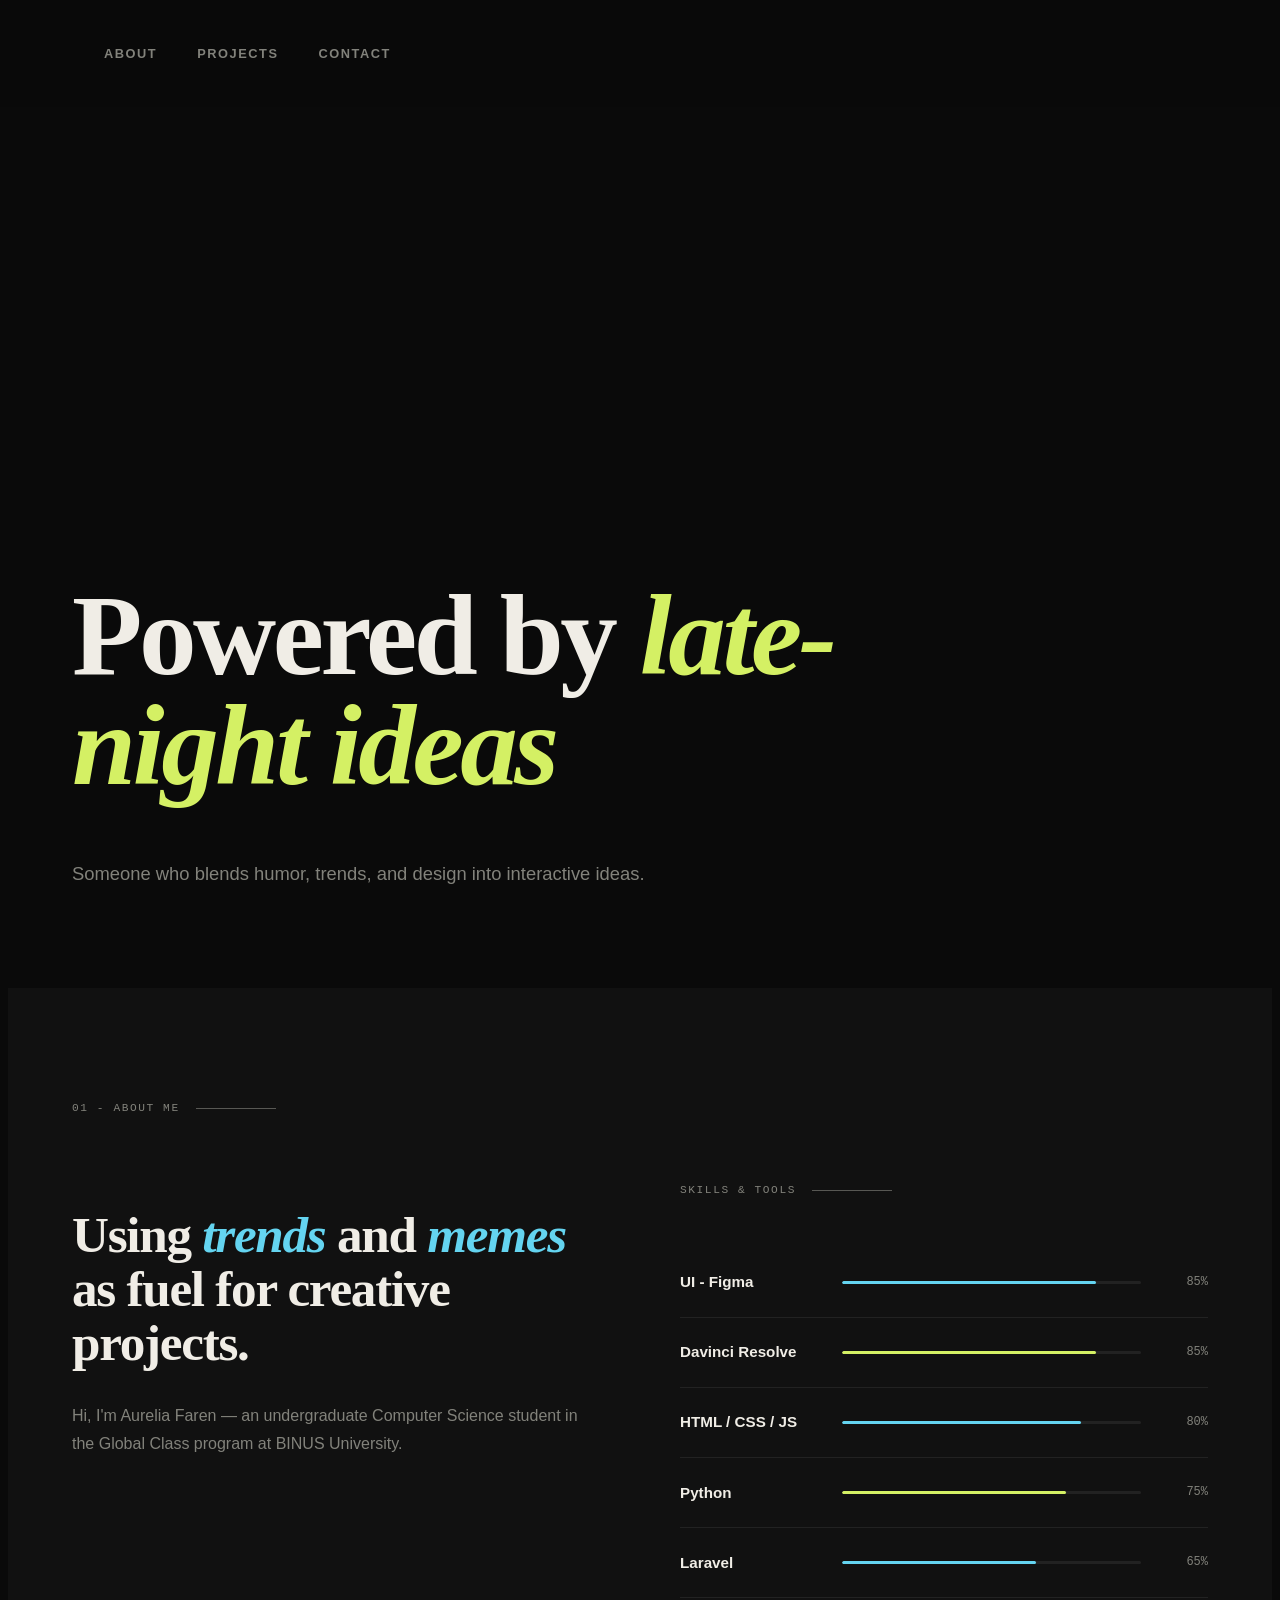
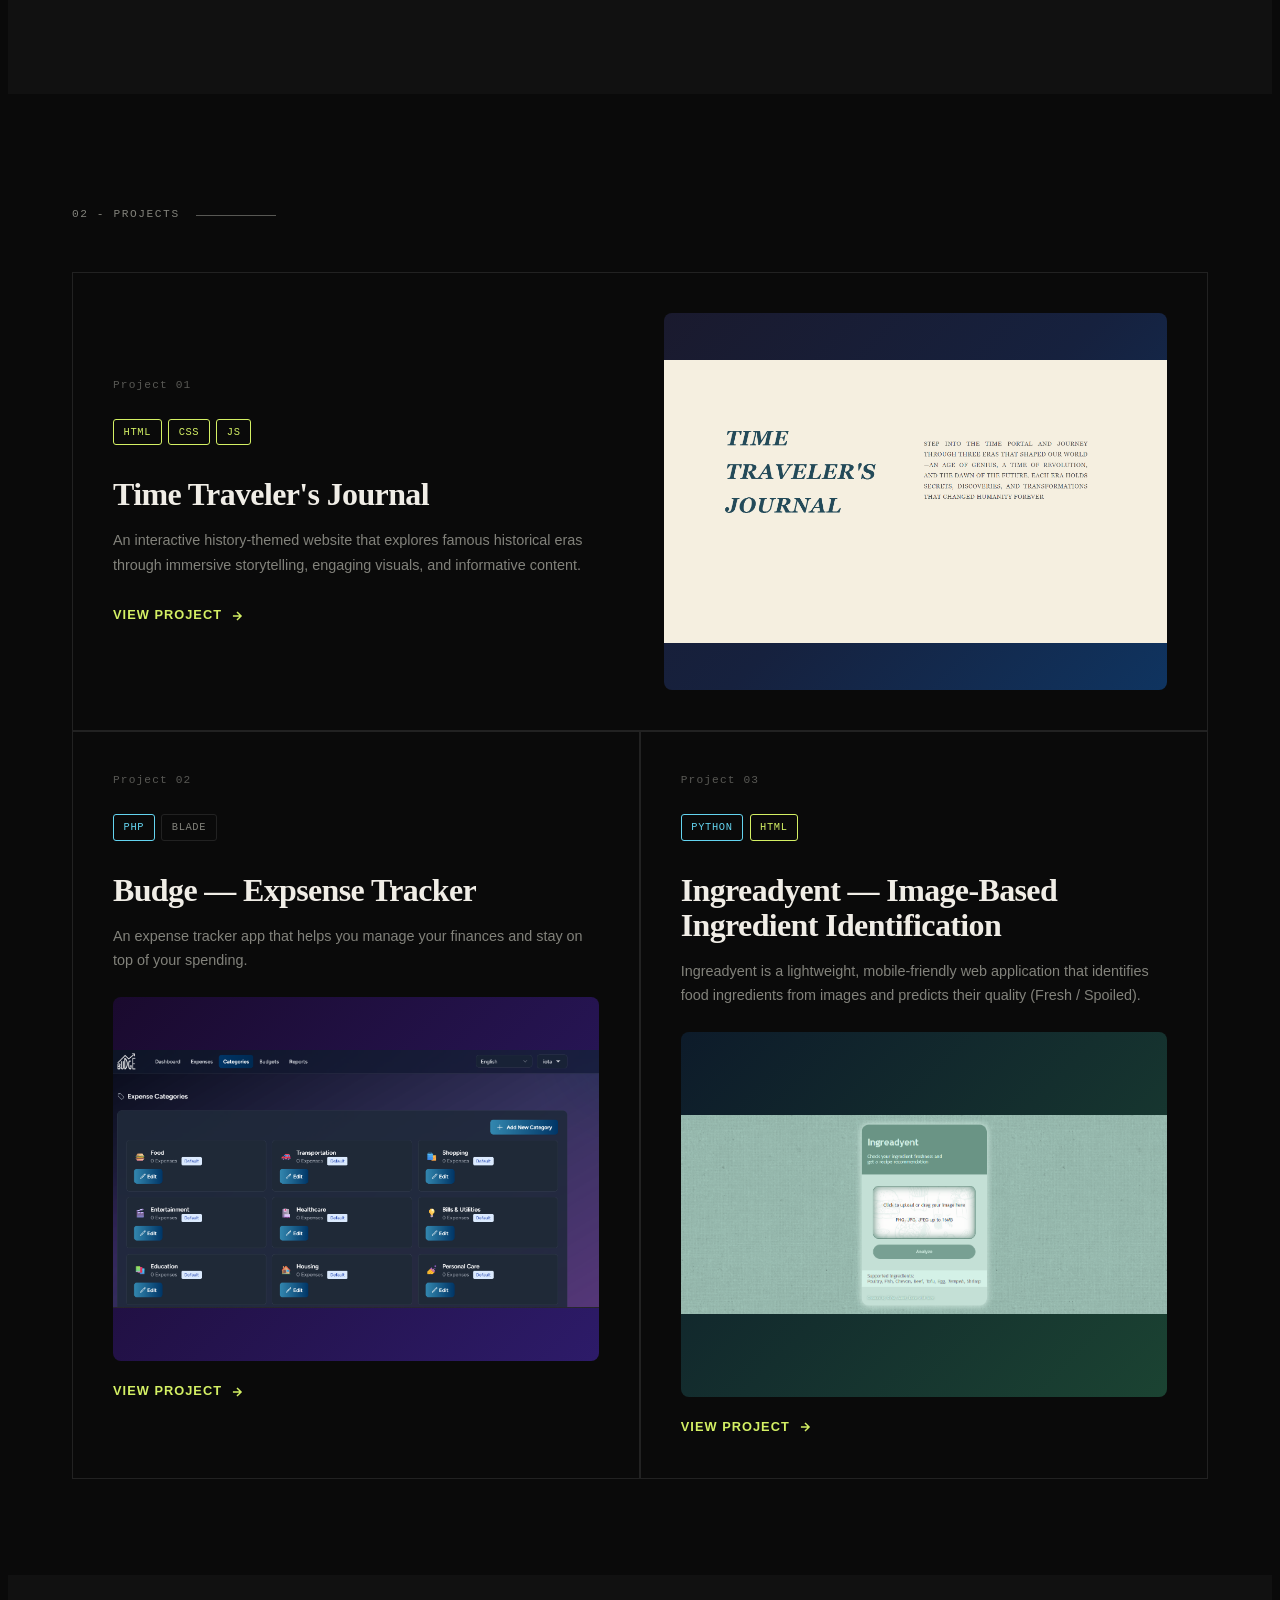
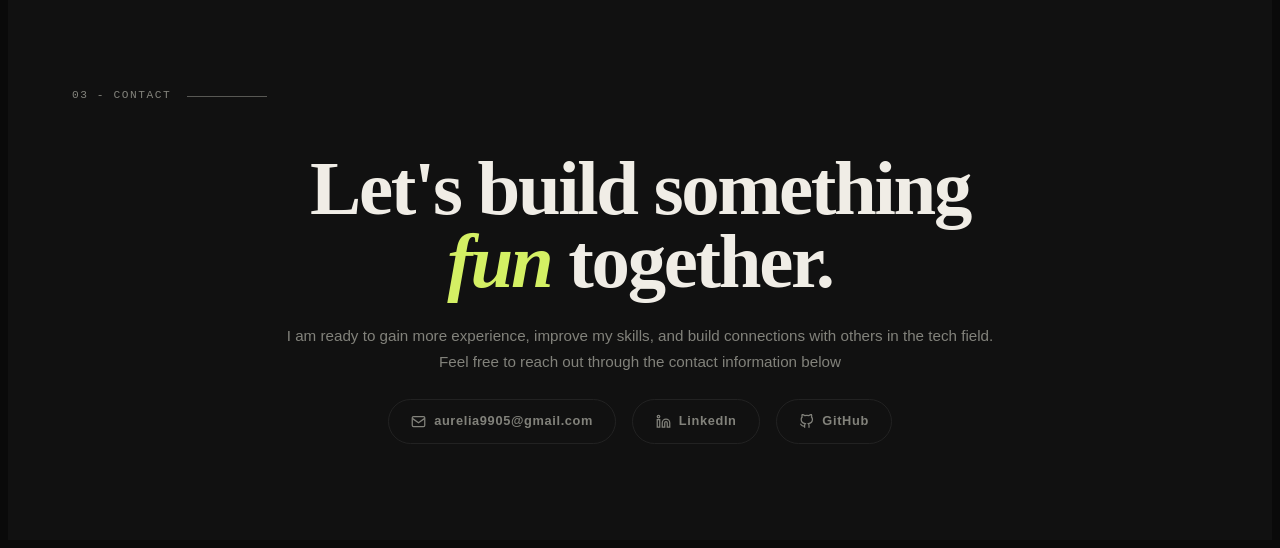
<file: index.html>
<!DOCTYPE html>
<html lang="en">

<head>
  <meta charset="UTF-8">
  <meta name="viewport" content="width=device-width, initial-scale=1.0">
  <link rel="stylesheet" href="styles.css">
  <title>Portfolio</title>
</head>

<body>
  <!-- Navbar -->
  <nav id="nav">
    <ul class="nav-links">
      <li><a href="#about">About</a></li>
      <li><a href="#projects">Projects</a></li>
      <li><a href="#contact">Contact</a></li>
    </ul>
  </nav>

  <!-- Hero -->
  <section class="hero">
    <h1 class="hero-headline">
      Powered by <em>late-night ideas</em>
    </h1>
    <div class="hero-bottom">
      <p class="hero-desc">
        Someone who blends humor, trends, and design into interactive ideas.
      </p>
    </div>
  </section>

  <!-- About -->
  <section class="about" id="about">
    <div class="section-label">01 - About Me</div>
    <div class="about-grid">
      <div>
        <h2 class="about-heading reveal">Using <em>trends</em> and <em>memes</em> as fuel for creative projects.
        </h2>
        <p class="about-text reveal">Hi, I'm Aurelia Faren — an undergraduate Computer Science student in the
          Global Class program at BINUS University.</p>
      </div>

      <div class="skills-panel reveal">
        <div class="section-label">Skills &amp; tools</div>

        <div class="skill-row">
          <span class="skill-name">UI - Figma</span>
          <div class="skill-bar-wrap">
            <div class="skill-bar accent2" data-pct="85"></div>
          </div>
          <span class="skill-pct">85%</span>
        </div>
        <div class="skill-row">
          <span class="skill-name">Davinci Resolve</span>
          <div class="skill-bar-wrap">
            <div class="skill-bar accent" data-pct="85"></div>
          </div>
          <span class="skill-pct">85%</span>
        </div>
        <div class="skill-row">
          <span class="skill-name">HTML / CSS / JS</span>
          <div class="skill-bar-wrap">
            <div class="skill-bar accent2" data-pct="80"></div>
          </div>
          <span class="skill-pct">80%</span>
        </div>
        <div class="skill-row">
          <span class="skill-name">Python</span>
          <div class="skill-bar-wrap">
            <div class="skill-bar accent" data-pct="75"></div>
          </div>
          <span class="skill-pct">75%</span>
        </div>
        <div class="skill-row">
          <span class="skill-name">Laravel</span>
          <div class="skill-bar-wrap">
            <div class="skill-bar accent2" data-pct="65"></div>
          </div>
          <span class="skill-pct">65%</span>
        </div>
  </section>

  <!-- Projects -->
  <section class="projects" id="projects">
    <div class="section-label">02 - Projects</div>
    <div class="projects-grid">
      <!-- Project 1 -->
      <div class="project-card featured reveal">
        <div>
          <div class="project-num">Project 01</div>
          <div class="project-tags">
            <span class="tag accent">HTML</span>
            <span class="tag accent">CSS</span>
            <span class="tag accent">JS</span>
          </div>
          <h3 class="project-title">Time Traveler's Journal</h3>
          <p class="project-desc">An interactive history-themed website that
            explores famous historical eras through immersive storytelling, engaging visuals, and informative content.
          </p>
          <a href="https://github.com/nivalix/Time-Traveler-s-Journal" class="project-link" target="_blank"
            rel="noopener noreferrer">
            View project
            <svg viewBox="0 0 24 24" fill="none" stroke="currentColor" stroke-width="2.5">
              <path d="M5 12h14M12 5l7 7-7 7" />
            </svg>
          </a>
        </div>
        <div class="project-visual pv-1">
          <img src="asset/time-traveler-journal.png" alt="Time Traveler's Journal screenshot" class="project-img" />
        </div>
      </div>

      <!-- Project 2 -->
      <div class="project-card reveal">
        <div class="project-num">Project 02</div>
        <div class="project-tags">
          <span class="tag accent2">PHP</span>
          <span class="tag">Blade</span>
        </div>
        <h3 class="project-title">Budge — Expsense Tracker</h3>
        <p class="project-desc">An expense tracker app that helps you manage your finances and stay on top of your
          spending.</p>
        <div class="project-visual pv-2" style="margin: 1rem 0;">
          <img src="asset/budge.png" alt="Budge screenshot" class="project-img" />
        </div>
        <a href="https://github.com/kengomatsuo/budge" class="project-link" target="_blank" rel="noopener noreferrer">
          View project
          <svg viewBox="0 0 24 24" fill="none" stroke="currentColor" stroke-width="2.5">
            <path d="M5 12h14M12 5l7 7-7 7" />
          </svg>
        </a>
      </div>

      <!-- Project 3 -->
      <div class="project-card reveal">
        <div class="project-num">Project 03</div>
        <div class="project-tags">
          <span class="tag accent2">Python</span>
          <span class="tag accent">HTML</span>
        </div>
        <h3 class="project-title">Ingreadyent — Image-Based Ingredient Identification</h3>
        <p class="project-desc">Ingreadyent is a lightweight, mobile-friendly web application that identifies food
          ingredients from images and predicts their quality (Fresh / Spoiled).
        </p>
        <div class="project-visual pv-3" style="margin: 1rem 0;">
          <img src="asset/ingreadyent.png" alt="Ingreadyent screenshot" class="project-img" />
        </div>
        <a href="https://github.com/stefani-gifta/cv-Ingreadyent-2025" class="project-link" target="_blank" rel="noopener noreferrer">
          View project
          <svg viewBox="0 0 24 24" fill="none" stroke="currentColor" stroke-width="2.5">
            <path d="M5 12h14M12 5l7 7-7 7" />
          </svg>
        </a>
      </div>
    </div>
  </section>

  <!-- Contact -->
  <section class="contact" id="contact">
    <div class="section-label">03 - Contact</div>
    <h2 class="contact-heading reveal">
      Let's build something<br><em>fun</em> together.
    </h2>
    <p class="contact-sub reveal">
      I am ready to gain more experience, improve my skills, and build connections with others in the tech field.
      <br>Feel free to reach out through the contact information below
    </p>
    <div class="contact-links reveal">
      <a href="mailto:aurelia9905@gmail.com" class="contact-pill">
        <svg viewBox="0 0 24 24" fill="none" stroke="currentColor" stroke-width="2">
          <rect x="2" y="4" width="20" height="16" rx="2" />
          <path d="M2 7l10 7 10-7" />
        </svg>
        aurelia9905@gmail.com
      </a>
      <a href="https://www.linkedin.com/in/aurelia-faren" class="contact-pill" target="_blank"
        rel="noopener noreferrer">
        <svg viewBox="0 0 24 24" fill="none" stroke="currentColor" stroke-width="2">
          <path d="M16 8a6 6 0 016 6v7h-4v-7a2 2 0 00-2-2 2 2 0 00-2 2v7h-4v-7a6 6 0 016-6zM2 9h4v12H2z" />
          <circle cx="4" cy="4" r="2" />
        </svg>
        LinkedIn
      </a>
      <a href="https://github.com/w0nkiota" class="contact-pill" target="_blank" rel="noopener noreferrer">
        <svg viewBox="0 0 24 24" fill="none" stroke="currentColor" stroke-width="2">
          <path
            d="M9 19c-5 1.5-5-2.5-7-3m14 6v-3.87a3.37 3.37 0 00-.94-2.61c3.14-.35 6.44-1.54 6.44-7A5.44 5.44 0 0020 4.77 5.07 5.07 0 0019.91 1S18.73.65 16 2.48a13.38 13.38 0 00-7 0C6.27.65 5.09 1 5.09 1A5.07 5.07 0 005 4.77a5.44 5.44 0 00-1.5 3.78c0 5.42 3.3 6.61 6.44 7A3.37 3.37 0 009 18.13V22" />
        </svg>
        GitHub
      </a>
    </div>
  </section>
  <script src="script.js" defer></script>
</body>

</html>
</file>
<file: styles.css>
:root {
  --bg: #0a0a0a;
  --surface: #111111;
  --surface2: #181818;
  --border: #222222;
  --accent: #d4f064;
  --accent2: #64d4f0;
  --text: #f0ede6;
  --muted: #82827b;
  --dim: #585854;
}

html {
  scroll-behavior: smooth;
}

body {
  background: var(--bg);
  color: var(--text);
  font-family: 'Syne', sans-serif;
  font-size: 16px;
  line-height: 1.6;
  overflow-x: hidden;
}

/* Nav */
nav {
  position: fixed;
  top: 0;
  left: 0;
  right: 0;
  z-index: 100;
  display: flex;
  align-items: center;
  justify-content: space-between;
  padding: 1.5rem 4rem;
  background: rgba(10, 10, 10, 0.85);
  backdrop-filter: blur(12px);
  border-bottom: 1px solid transparent;
  transition: border-color 0.3s;
}

nav.scrolled {
  border-color: var(--border);
}

.nav-links {
  display: flex;
  gap: 2.5rem;
  list-style: none;
}

.nav-links a {
  color: var(--muted);
  text-decoration: none;
  font-size: 0.8rem;
  font-weight: 600;
  letter-spacing: 0.12em;
  text-transform: uppercase;
  transition: color 0.2s;
}

.nav-links a:hover {
  color: var(--accent);
}

.nav-cta {
  background: var(--accent);
  color: #0a0a0a !important;
  padding: 0.5rem 1.2rem;
  border-radius: 100px;
  font-weight: 700 !important;
  transition: background 0.2s, transform 0.15s !important;
}

.nav-cta:hover {
  background: #c8e85a !important;
  transform: scale(1.03);
}

/* Hero */
.hero {
  min-height: 100vh;
  display: flex;
  flex-direction: column;
  justify-content: flex-end;
  padding: 0 4rem 5rem;
  position: relative;
  overflow: hidden;
}

.hero-grid {
  position: absolute;
  top: 0;
  left: 0;
  right: 0;
  bottom: 0;
  background-image:
    linear-gradient(var(--border) 1px, transparent 1px),
    linear-gradient(90deg, var(--border) 1px, transparent 1px);
  background-size: 60px 60px;
  opacity: 0.4;
}

.hero-headline {
  font-family: 'DM Serif Display', serif;
  font-size: clamp(3.5rem, 9vw, 8rem);
  line-height: 0.95;
  letter-spacing: -0.03em;
  margin-bottom: 2.5rem;
  max-width: 900px;
  animation: fadeUp 0.8s ease both;
}

.hero-headline em {
  font-style: italic;
  color: var(--accent);
}

.hero-bottom {
  display: flex;
  align-items: flex-end;
  justify-content: space-between;
  gap: 2rem;
}

.hero-desc {
  max-width: 750px;
  color: var(--muted);
  font-size: 1.15rem;
  line-height: 1.7;
  animation: fadeUp 0.8s 0.1s ease both;
}

/* Section common */
section {
  padding: 6rem 4rem;
}

.section-label {
  display: flex;
  align-items: center;
  gap: 1rem;
  font-family: 'DM Mono', monospace;
  font-size: 0.7rem;
  letter-spacing: 0.14em;
  text-transform: uppercase;
  color: var(--muted);
  margin-bottom: 3rem;
  padding-top: 1rem;
  scroll-margin-top: 6rem;
}

.section-label::after {
  content: '';
  flex: 1;
  max-width: 80px;
  height: 1px;
  background: var(--dim);
}

/* About */
.about {
  background: var(--surface);
}

.about-grid {
  display: grid;
  grid-template-columns: 1fr 1fr;
  gap: 5rem;
  align-items: start;
}

.about-heading {
  font-family: 'DM Serif Display', serif;
  font-size: clamp(2rem, 4vw, 3.5rem);
  line-height: 1.05;
  letter-spacing: -0.025em;
  margin-bottom: 2rem;
}

.about-heading em {
  font-style: italic;
  color: var(--accent2);
}

.about-text {
  color: var(--muted);
  line-height: 1.8;
  margin-bottom: 1.2rem;
  font-size: 1rem;
}

/* Skills */
.skills-panel {
  display: flex;
  flex-direction: column;
  gap: 0;
}

.skill-row {
  display: flex;
  align-items: center;
  justify-content: space-between;
  padding: 1.4rem 0;
  border-bottom: 1px solid var(--border);
  gap: 2rem;
  transition: padding-left 0.2s;
}

.skill-row:hover {
  padding-left: 0.5rem;
}

.skill-name {
  font-weight: 700;
  font-size: 0.95rem;
  min-width: 130px;
}

.skill-bar-wrap {
  flex: 1;
  height: 3px;
  background: var(--border);
  border-radius: 100px;
  overflow: hidden;
}

.skill-bar {
  height: 100%;
  background: var(--accent);
  border-radius: 100px;
  width: 0;
  transition: width 1s cubic-bezier(0.16, 1, 0.3, 1);
}

.skill-bar.accent2 {
  background: var(--accent2);
}

.skill-pct {
  font-family: 'DM Mono', monospace;
  font-size: 0.75rem;
  color: var(--muted);
  min-width: 35px;
  text-align: right;
}

/* Projects */
.projects {
  background: var(--bg);
}

.projects-grid {
  display: grid;
  grid-template-columns: 1fr 1fr;
  gap: 1.5px;
  background: var(--border);
  border: 1px solid var(--border);
}

.project-card {
  background: var(--bg);
  padding: 2.5rem;
  position: relative;
  overflow: hidden;
  transition: background 0.3s;
}

.project-card:hover {
  background: var(--surface);
}

.project-card.featured {
  grid-column: 1 / -1;
  display: grid;
  grid-template-columns: 1fr 1fr;
  gap: 3rem;
  align-items: center;
}

.project-num {
  font-family: 'DM Mono', monospace;
  font-size: 0.7rem;
  color: var(--dim);
  letter-spacing: 0.1em;
  margin-bottom: 1.5rem;
}

.project-tags {
  display: flex;
  flex-wrap: wrap;
  gap: 0.4rem;
  margin-bottom: 1rem;
}

.tag {
  font-family: 'DM Mono', monospace;
  font-size: 0.65rem;
  padding: 0.25rem 0.6rem;
  border: 1px solid var(--border);
  border-radius: 3px;
  color: var(--muted);
  letter-spacing: 0.06em;
  text-transform: uppercase;
}

.tag.accent {
  border-color: var(--accent);
  color: var(--accent);
}

.tag.accent2 {
  border-color: var(--accent2);
  color: var(--accent2);
}

.project-title {
  font-family: 'DM Serif Display', serif;
  font-size: clamp(1.4rem, 2.5vw, 2.2rem);
  line-height: 1.1;
  letter-spacing: -0.02em;
  margin-bottom: 1rem;
}

.project-desc {
  color: var(--muted);
  font-size: 0.9rem;
  line-height: 1.7;
  margin-bottom: 1.5rem;
}

.project-link {
  display: inline-flex;
  align-items: center;
  gap: 0.5rem;
  color: var(--accent);
  text-decoration: none;
  font-size: 0.8rem;
  font-weight: 700;
  letter-spacing: 0.08em;
  text-transform: uppercase;
  transform: translateX(0);
  transition: gap 0.2s, transform 0.2s ease;
}

.project-link:hover {
  gap: 0.8rem;
  transform: translateX(4px);
}

.project-link svg {
  width: 14px;
  height: 14px;
}

.project-visual {
  aspect-ratio: 4/3;
  background: var(--surface2);
  border-radius: 8px;
  display: flex;
  align-items: center;
  justify-content: center;
  position: relative;
  overflow: hidden;
}

.project-img {
  max-width: 100%;
  max-height: 100%;
  object-fit: cover;
  display: block;
}

.pv-1 {
  background: linear-gradient(135deg, #1a1a2e 0%, #16213e 50%, #0f3460 100%);
}

.pv-2 {
  background: linear-gradient(135deg, #1a0a2e 0%, #2d1b69 100%);
}

.pv-3 {
  background: linear-gradient(135deg, #0d1b2a 0%, #1b4332 100%);
}

.pv-4 {
  background: linear-gradient(135deg, #1a1a0a 0%, #2d2d0d 100%);
}

.pv-label {
  position: relative;
  font-family: 'DM Serif Display', serif;
  font-size: 2rem;
  color: rgba(255, 255, 255, 0.1);
  text-align: center;
}

/* Contact */
.contact {
  background: var(--surface);
  text-align: center;
}

.contact-heading {
  font-family: 'DM Serif Display', serif;
  font-size: clamp(2.5rem, 6vw, 5rem);
  line-height: 0.95;
  letter-spacing: -0.03em;
  margin-top: 2rem;
  margin-bottom: 1.5rem;
}

.contact-heading em {
  color: var(--accent);
  font-style: italic;
}

.contact-sub {
  color: var(--muted);
  font-size: 0.95rem;
  max-width: 760px;
  margin: 0 auto 1.5rem;
  line-height: 1.7;
}

.contact-links {
  display: flex;
  gap: 1rem;
  justify-content: center;
  flex-wrap: wrap;
}

.contact-pill {
  display: inline-flex;
  align-items: center;
  gap: 0.5rem;
  padding: 0.7rem 1.4rem;
  border: 1px solid var(--border);
  border-radius: 100px;
  color: var(--muted);
  text-decoration: none;
  font-size: 0.8rem;
  font-weight: 600;
  letter-spacing: 0.05em;
  transition: border-color 0.2s, color 0.2s, transform 0.15s;
}

.contact-pill:hover {
  border-color: var(--accent);
  color: var(--accent);
  transform: translateY(-2px);
}

.contact-pill svg {
  width: 15px;
  height: 15px;
}

/* Animations */
@keyframes fadeUp {
  from {
    opacity: 0;
    transform: translateY(24px);
  }

  to {
    opacity: 1;
    transform: translateY(0);
  }
}

@keyframes fadeIn {
  from {
    opacity: 0;
  }

  to {
    opacity: 1;
  }
}

@keyframes scrollPulse {

  0%,
  100% {
    opacity: 0.4;
  }

  50% {
    opacity: 1;
  }
}

.reveal {
  opacity: 0;
  transform: translateY(20px);
  transition: opacity 0.7s ease, transform 0.7s ease;
}

.reveal.visible {
  opacity: 1;
  transform: translateY(0);
}

/* Responsive */
@media (max-width: 900px) {
  nav {
    padding: 1.2rem 2rem;
  }

  .nav-links {
    display: none;
  }

  section {
    padding: 4rem 2rem;
  }

  .hero {
    padding: 0 2rem 4rem;
  }

  .about-grid {
    grid-template-columns: 1fr;
    gap: 3rem;
  }

  .projects-grid {
    grid-template-columns: 1fr;
  }

  .project-card.featured {
    grid-column: auto;
    grid-template-columns: 1fr;
  }

  .hero-bottom {
    flex-direction: column;
    align-items: flex-start;
  }

  footer {
    flex-direction: column;
    gap: 0.5rem;
    text-align: center;
  }
}
</file>
